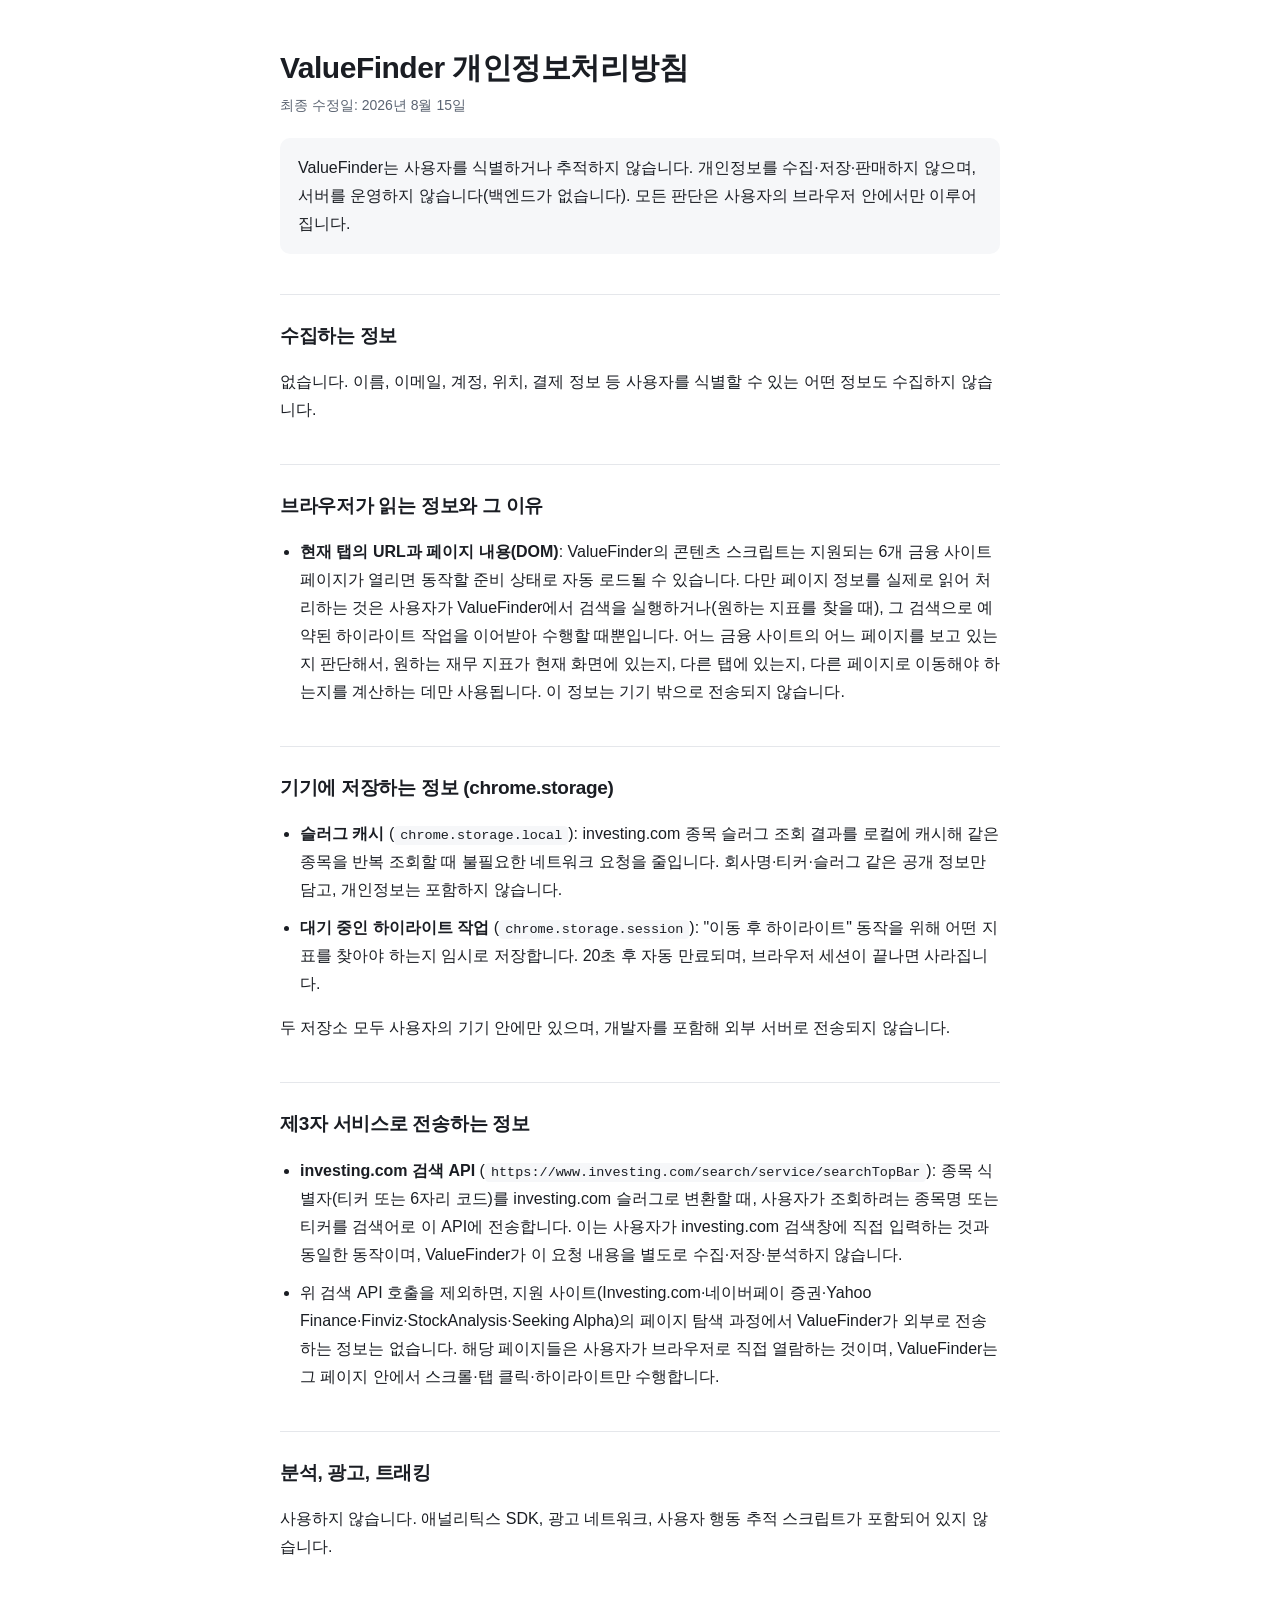
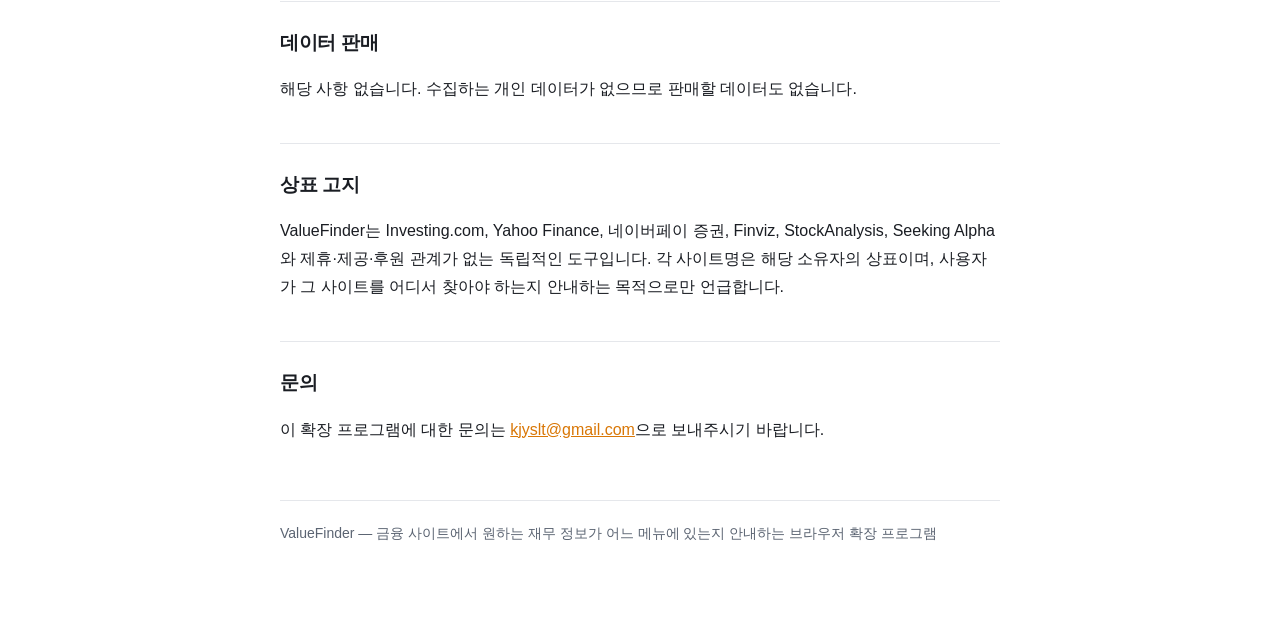
<file: privacy-policy.html>
<!doctype html>
<html lang="ko">
<head>
<meta charset="utf-8">
<meta name="viewport" content="width=device-width, initial-scale=1">
<title>ValueFinder 개인정보처리방침</title>
<meta name="description" content="ValueFinder 크롬 확장 프로그램의 개인정보처리방침. 개인정보를 수집·저장·판매하지 않습니다.">
<link rel="canonical" href="https://jook27.github.io/valuefinder-site/privacy-policy.html">
<style>
  :root {
    --fg: #1a1d23; --muted: #5b6472; --line: #e5e7eb;
    --bg: #ffffff; --accent: #d97706; --code-bg: #f6f7f9;
  }
  @media (prefers-color-scheme: dark) {
    :root {
      --fg: #e8eaed; --muted: #9aa1ac; --line: #2c3038;
      --bg: #16181d; --accent: #f5a524; --code-bg: #22262d;
    }
  }
  * { box-sizing: border-box; }
  body {
    margin: 0 auto; padding: 48px 20px 96px; max-width: 760px;
    background: var(--bg); color: var(--fg);
    font: 16px/1.75 "Apple SD Gothic Neo", "Pretendard", -apple-system,
          BlinkMacSystemFont, "Segoe UI", "Malgun Gothic", sans-serif;
    -webkit-text-size-adjust: 100%;
  }
  h1 { font-size: 30px; line-height: 1.3; margin: 0 0 6px; letter-spacing: -0.5px; }
  h2 {
    font-size: 19px; margin: 40px 0 12px; padding-top: 24px;
    border-top: 1px solid var(--line); letter-spacing: -0.3px;
  }
  .updated { color: var(--muted); font-size: 14px; margin: 0 0 8px; }
  .lede {
    margin: 20px 0 0; padding: 16px 18px; border-radius: 10px;
    background: var(--code-bg); color: var(--fg);
  }
  ul { padding-left: 20px; }
  li { margin: 10px 0; }
  code {
    background: var(--code-bg); padding: 2px 6px; border-radius: 4px;
    font-family: ui-monospace, SFMono-Regular, Menlo, monospace; font-size: 13.5px;
    word-break: break-all;
  }
  a { color: var(--accent); }
  footer {
    margin-top: 56px; padding-top: 20px; border-top: 1px solid var(--line);
    color: var(--muted); font-size: 14px;
  }
</style>
</head>
<body>

<h1>ValueFinder 개인정보처리방침</h1>
<p class="updated">최종 수정일: 2026년 8월 15일</p>

<p class="lede">
  ValueFinder는 사용자를 식별하거나 추적하지 않습니다. 개인정보를 수집·저장·판매하지
  않으며, 서버를 운영하지 않습니다(백엔드가 없습니다). 모든 판단은 사용자의 브라우저
  안에서만 이루어집니다.
</p>

<h2>수집하는 정보</h2>
<p>
  없습니다. 이름, 이메일, 계정, 위치, 결제 정보 등 사용자를 식별할 수 있는 어떤
  정보도 수집하지 않습니다.
</p>

<h2>브라우저가 읽는 정보와 그 이유</h2>
<ul>
  <li>
    <strong>현재 탭의 URL과 페이지 내용(DOM)</strong>: ValueFinder의 콘텐츠 스크립트는
    지원되는 6개 금융 사이트 페이지가 열리면 동작할 준비 상태로 자동 로드될 수 있습니다.
    다만 페이지 정보를 실제로 읽어 처리하는 것은 사용자가 ValueFinder에서 검색을
    실행하거나(원하는 지표를 찾을 때), 그 검색으로 예약된 하이라이트 작업을 이어받아
    수행할 때뿐입니다. 어느 금융 사이트의 어느 페이지를 보고 있는지 판단해서, 원하는
    재무 지표가 현재 화면에 있는지, 다른 탭에 있는지, 다른 페이지로 이동해야 하는지를
    계산하는 데만 사용됩니다. 이 정보는 기기 밖으로 전송되지 않습니다.
  </li>
</ul>

<h2>기기에 저장하는 정보 (chrome.storage)</h2>
<ul>
  <li>
    <strong>슬러그 캐시</strong> (<code>chrome.storage.local</code>): investing.com 종목
    슬러그 조회 결과를 로컬에 캐시해 같은 종목을 반복 조회할 때 불필요한 네트워크 요청을
    줄입니다. 회사명·티커·슬러그 같은 공개 정보만 담고, 개인정보는 포함하지 않습니다.
  </li>
  <li>
    <strong>대기 중인 하이라이트 작업</strong> (<code>chrome.storage.session</code>):
    "이동 후 하이라이트" 동작을 위해 어떤 지표를 찾아야 하는지 임시로 저장합니다.
    20초 후 자동 만료되며, 브라우저 세션이 끝나면 사라집니다.
  </li>
</ul>
<p>
  두 저장소 모두 사용자의 기기 안에만 있으며, 개발자를 포함해 외부 서버로 전송되지
  않습니다.
</p>

<h2>제3자 서비스로 전송하는 정보</h2>
<ul>
  <li>
    <strong>investing.com 검색 API</strong>
    (<code>https://www.investing.com/search/service/searchTopBar</code>): 종목
    식별자(티커 또는 6자리 코드)를 investing.com 슬러그로 변환할 때, 사용자가 조회하려는
    종목명 또는 티커를 검색어로 이 API에 전송합니다. 이는 사용자가 investing.com
    검색창에 직접 입력하는 것과 동일한 동작이며, ValueFinder가 이 요청 내용을 별도로
    수집·저장·분석하지 않습니다.
  </li>
  <li>
    위 검색 API 호출을 제외하면, 지원 사이트(Investing.com·네이버페이 증권·Yahoo
    Finance·Finviz·StockAnalysis·Seeking Alpha)의 페이지 탐색 과정에서 ValueFinder가
    외부로 전송하는 정보는 없습니다. 해당 페이지들은 사용자가 브라우저로 직접 열람하는
    것이며, ValueFinder는 그 페이지 안에서 스크롤·탭 클릭·하이라이트만 수행합니다.
  </li>
</ul>

<h2>분석, 광고, 트래킹</h2>
<p>
  사용하지 않습니다. 애널리틱스 SDK, 광고 네트워크, 사용자 행동 추적 스크립트가
  포함되어 있지 않습니다.
</p>

<h2>데이터 판매</h2>
<p>
  해당 사항 없습니다. 수집하는 개인 데이터가 없으므로 판매할 데이터도 없습니다.
</p>

<h2>상표 고지</h2>
<p>
  ValueFinder는 Investing.com, Yahoo Finance, 네이버페이 증권, Finviz, StockAnalysis,
  Seeking Alpha와 제휴·제공·후원 관계가 없는 독립적인 도구입니다. 각 사이트명은 해당
  소유자의 상표이며, 사용자가 그 사이트를 어디서 찾아야 하는지 안내하는 목적으로만
  언급합니다.
</p>

<h2>문의</h2>
<p>
  이 확장 프로그램에 대한 문의는
  <a href="mailto:kjyslt@gmail.com">kjyslt@gmail.com</a>으로 보내주시기 바랍니다.
</p>

<footer>
  ValueFinder — 금융 사이트에서 원하는 재무 정보가 어느 메뉴에 있는지 안내하는
  브라우저 확장 프로그램
</footer>

</body>
</html>
</file>
